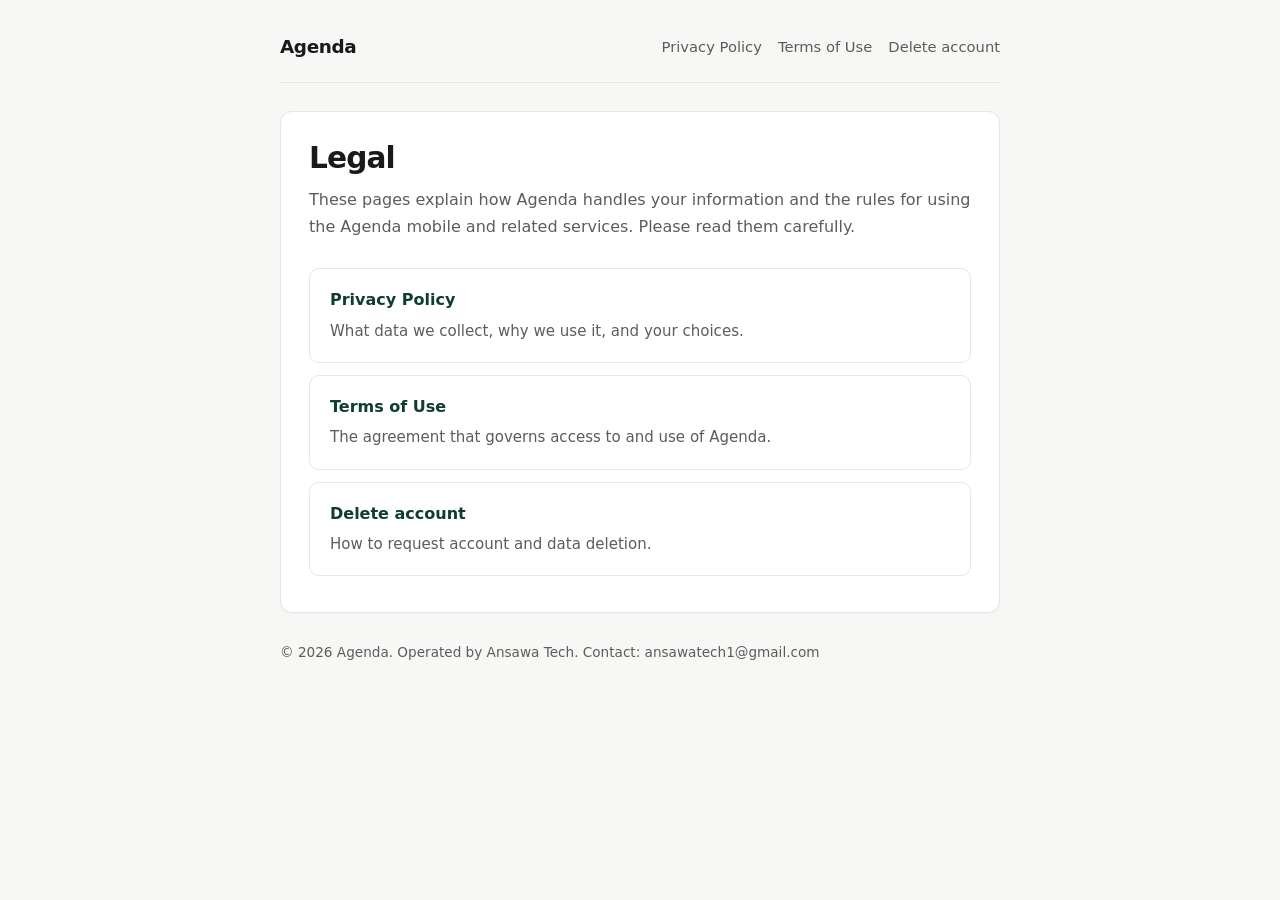
<file: index.html>
<!DOCTYPE html>
<html lang="en">
<head>
  <meta charset="utf-8" />
  <meta name="viewport" content="width=device-width, initial-scale=1" />
  <title>Agenda Legal</title>
  <meta name="description" content="Privacy Policy, Terms of Use, and account deletion for the Agenda business management app." />
  <link rel="stylesheet" href="styles.css" />
</head>
<body>
  <div class="wrap">
    <header class="site-header">
      <a class="brand" href="index.html">Agenda</a>
      <nav class="nav" aria-label="Legal">
        <a href="privacy.html">Privacy Policy</a>
        <a href="terms.html">Terms of Use</a>
        <a href="delete-account.html">Delete account</a>
      </nav>
    </header>

    <main class="card home-hero">
      <h1>Legal</h1>
      <p>
        These pages explain how Agenda handles your information and the rules for using
        the Agenda mobile and related services. Please read them carefully.
      </p>

      <div class="links">
        <a class="link-card" href="privacy.html">
          <strong>Privacy Policy</strong>
          <span>What data we collect, why we use it, and your choices.</span>
        </a>
        <a class="link-card" href="terms.html">
          <strong>Terms of Use</strong>
          <span>The agreement that governs access to and use of Agenda.</span>
        </a>
        <a class="link-card" href="delete-account.html">
          <strong>Delete account</strong>
          <span>How to request account and data deletion.</span>
        </a>
      </div>
    </main>

    <footer class="site-footer">
      <p>&copy; <span id="y"></span> Agenda. Operated by Ansawa Tech. Contact: ansawatech1@gmail.com</p>
    </footer>
  </div>
  <script>document.getElementById("y").textContent = new Date().getFullYear();</script>
</body>
</html>
</file>
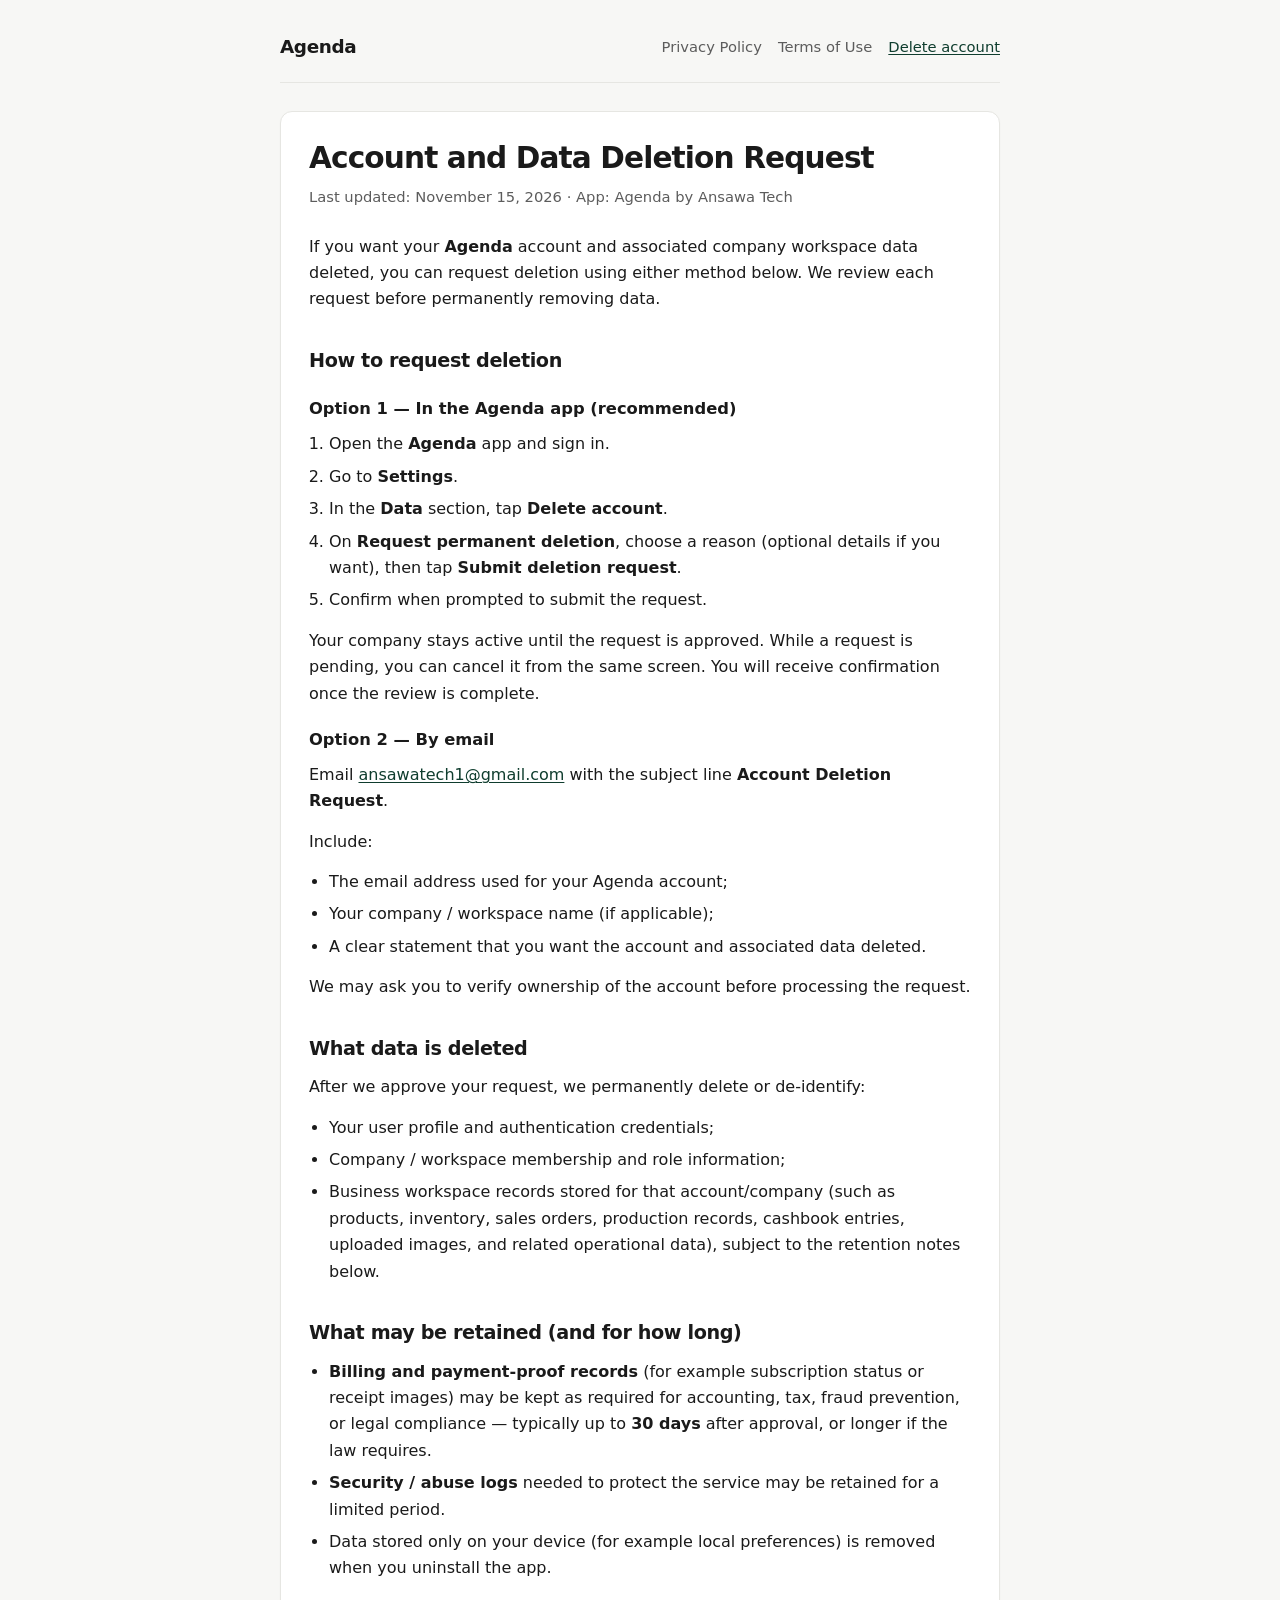
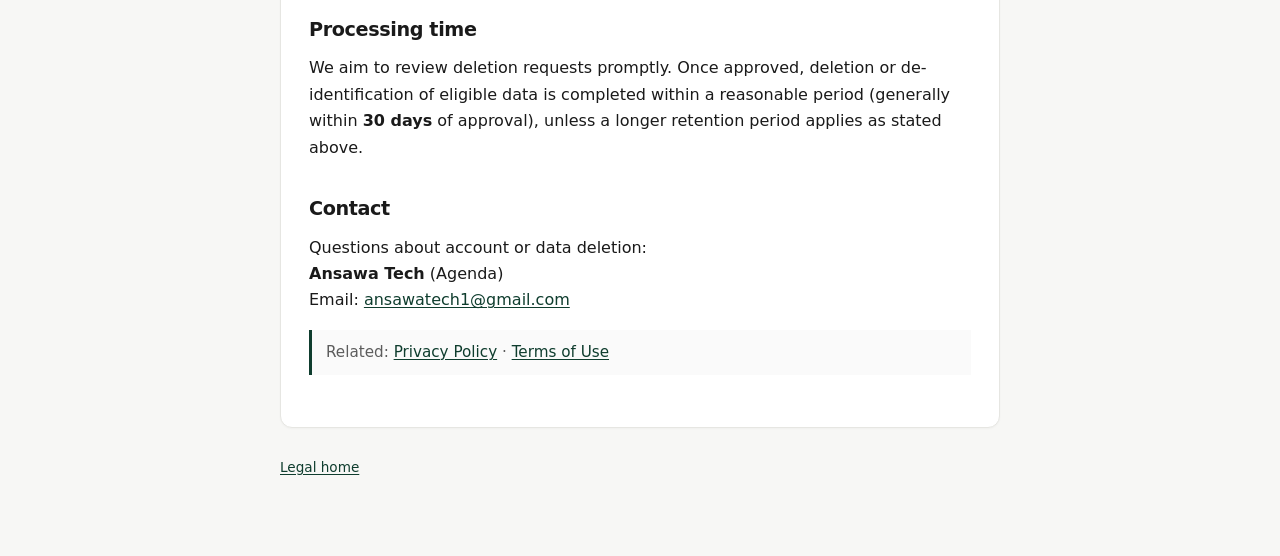
<file: delete-account.html>
<!DOCTYPE html>
<html lang="en">
<head>
  <meta charset="utf-8" />
  <meta name="viewport" content="width=device-width, initial-scale=1" />
  <title>Account and Data Deletion — Agenda</title>
  <meta name="description" content="How to request deletion of your Agenda account and associated data." />
  <link rel="stylesheet" href="styles.css" />
</head>
<body>
  <div class="wrap">
    <header class="site-header">
      <a class="brand" href="index.html">Agenda</a>
      <nav class="nav" aria-label="Legal">
        <a href="privacy.html">Privacy Policy</a>
        <a href="terms.html">Terms of Use</a>
        <a href="delete-account.html" aria-current="page">Delete account</a>
      </nav>
    </header>

    <article class="card">
      <h1 id="delete-account">Account and Data Deletion Request</h1>
      <p class="meta">Last updated: November 15, 2026 · App: Agenda by Ansawa Tech</p>

      <p>
        If you want your <strong>Agenda</strong> account and associated company workspace data
        deleted, you can request deletion using either method below. We review each request before
        permanently removing data.
      </p>

      <h2>How to request deletion</h2>

      <h3>Option 1 — In the Agenda app (recommended)</h3>
      <ol>
        <li>Open the <strong>Agenda</strong> app and sign in.</li>
        <li>Go to <strong>Settings</strong>.</li>
        <li>In the <strong>Data</strong> section, tap <strong>Delete account</strong>.</li>
        <li>
          On <strong>Request permanent deletion</strong>, choose a reason (optional details if you
          want), then tap <strong>Submit deletion request</strong>.
        </li>
        <li>Confirm when prompted to submit the request.</li>
      </ol>
      <p>
        Your company stays active until the request is approved. While a request is pending, you
        can cancel it from the same screen. You will receive confirmation once the review is
        complete.
      </p>

      <h3>Option 2 — By email</h3>
      <p>
        Email
        <a href="mailto:ansawatech1@gmail.com">ansawatech1@gmail.com</a>
        with the subject line <strong>Account Deletion Request</strong>.
      </p>
      <p>Include:</p>
      <ul>
        <li>The email address used for your Agenda account;</li>
        <li>Your company / workspace name (if applicable);</li>
        <li>A clear statement that you want the account and associated data deleted.</li>
      </ul>
      <p>
        We may ask you to verify ownership of the account before processing the request.
      </p>

      <h2>What data is deleted</h2>
      <p>After we approve your request, we permanently delete or de-identify:</p>
      <ul>
        <li>Your user profile and authentication credentials;</li>
        <li>Company / workspace membership and role information;</li>
        <li>
          Business workspace records stored for that account/company (such as products, inventory,
          sales orders, production records, cashbook entries, uploaded images, and related
          operational data), subject to the retention notes below.
        </li>
      </ul>

      <h2>What may be retained (and for how long)</h2>
      <ul>
        <li>
          <strong>Billing and payment-proof records</strong> (for example subscription status or
          receipt images) may be kept as required for accounting, tax, fraud prevention, or legal
          compliance — typically up to <strong>30 days</strong> after approval, or longer if the
          law requires.
        </li>
        <li>
          <strong>Security / abuse logs</strong> needed to protect the service may be retained for
          a limited period.
        </li>
        <li>
          Data stored only on your device (for example local preferences) is removed when you
          uninstall the app.
        </li>
      </ul>

      <h2>Processing time</h2>
      <p>
        We aim to review deletion requests promptly. Once approved, deletion or de-identification
        of eligible data is completed within a reasonable period (generally within
        <strong>30 days</strong> of approval), unless a longer retention period applies as stated
        above.
      </p>

      <h2>Contact</h2>
      <p>
        Questions about account or data deletion:<br />
        <strong>Ansawa Tech</strong> (Agenda)<br />
        Email: <a href="mailto:ansawatech1@gmail.com">ansawatech1@gmail.com</a>
      </p>

      <p class="note">
        Related: <a href="privacy.html">Privacy Policy</a> ·
        <a href="terms.html">Terms of Use</a>
      </p>
    </article>

    <footer class="site-footer">
      <p><a href="index.html">Legal home</a></p>
    </footer>
  </div>
</body>
</html>
</file>
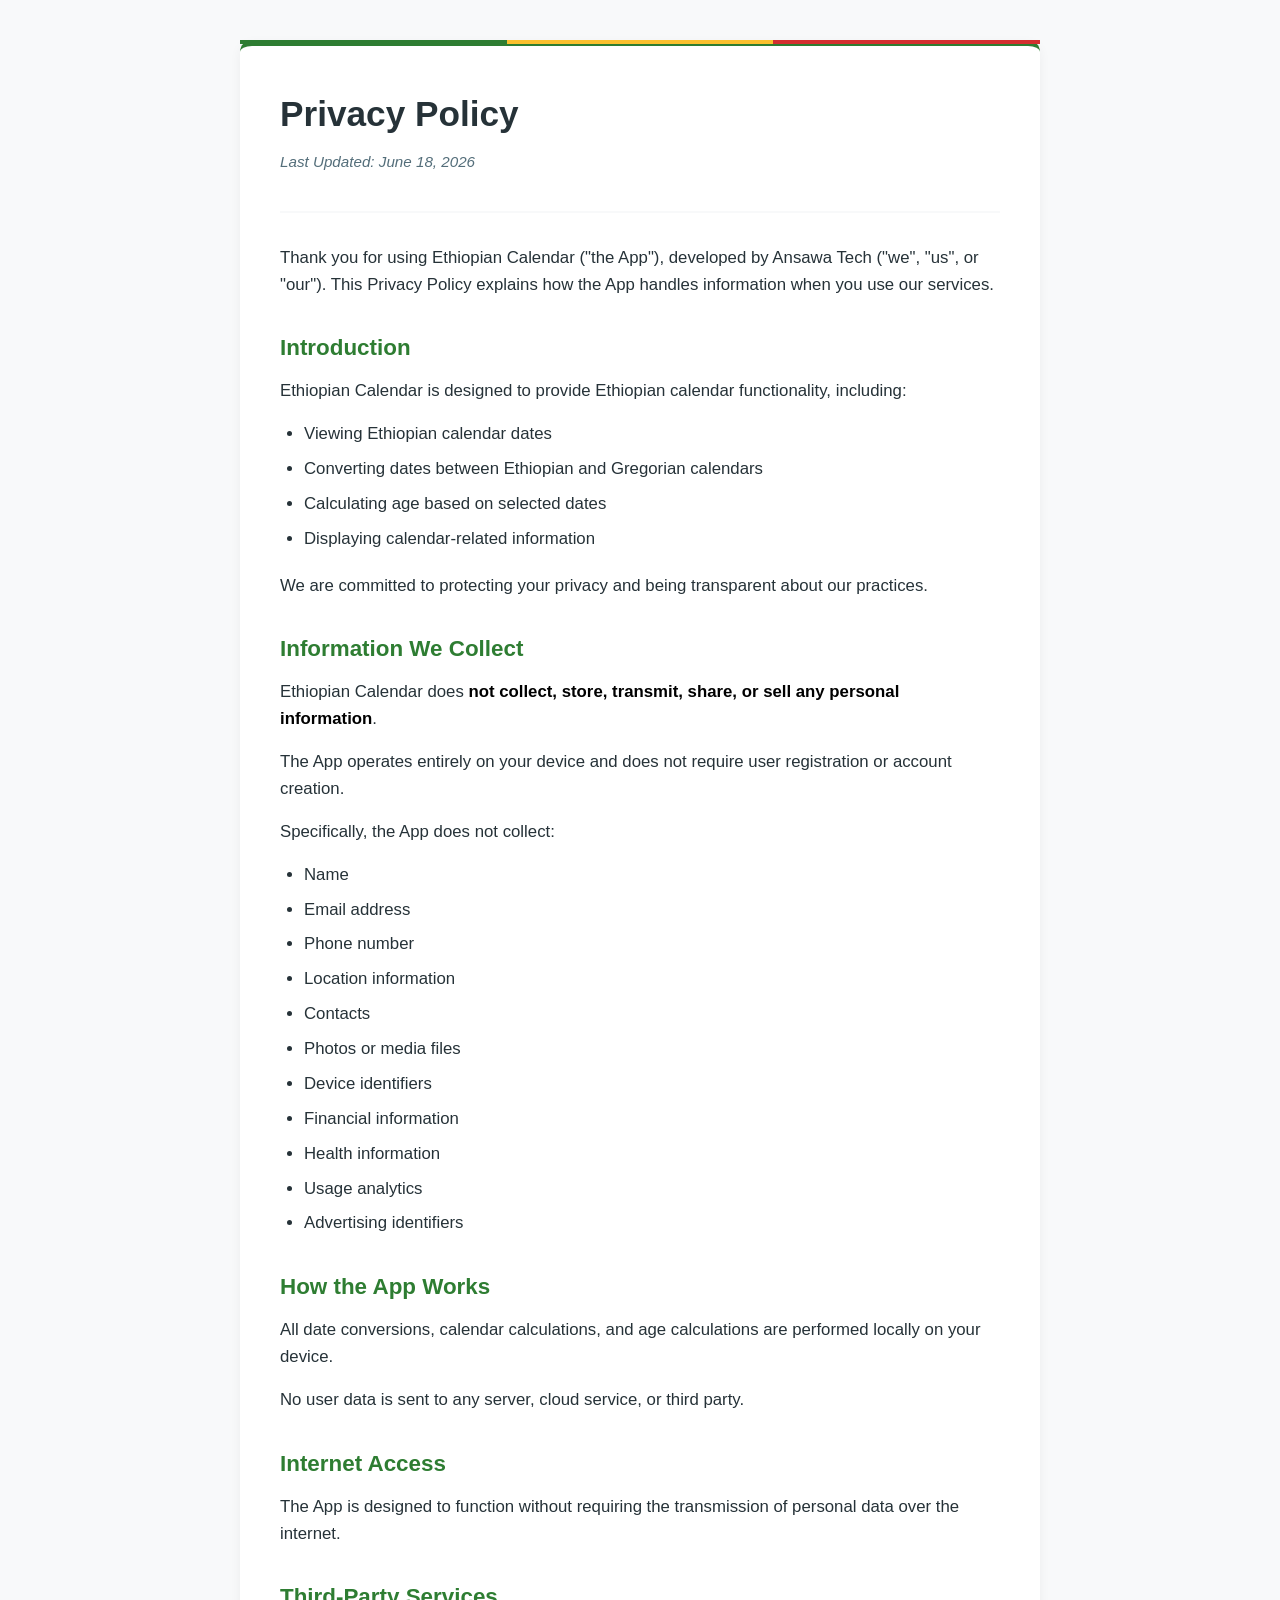
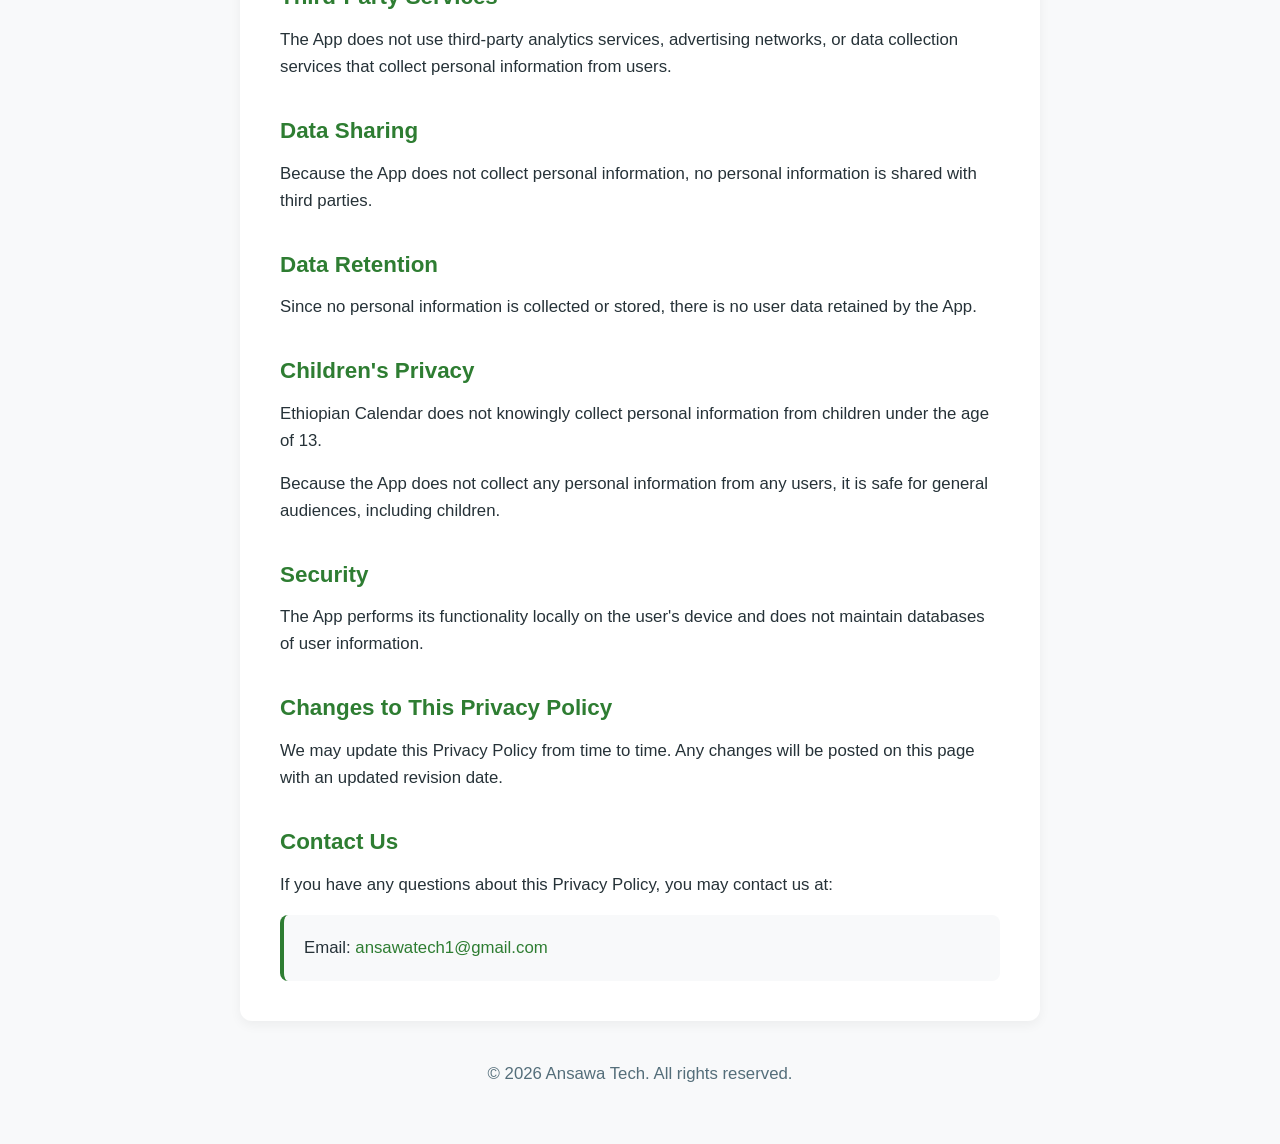
<file: ethiopian-calendar-policy.html>
<!DOCTYPE html>
<html lang="en">
<head>
    <meta charset="UTF-8">
    <meta name="viewport" content="width=device-width, initial-scale=1.0">
    <title>Privacy Policy - Ethiopian Calendar</title>
    <style>
        :root {
            --primary-color: #2e7d32; /* Rich Green */
            --accent-yellow: #fbc02d; /* Gold */
            --accent-red: #d32f2f; /* Red */
            --text-main: #263238;
            --text-muted: #546e7a;
            --bg-body: #f8f9fa;
            --bg-card: #ffffff;
            --border-color: #cfd8dc;
        }

        * {
            box-sizing: border-box;
            margin: 0;
            padding: 0;
        }

        body {
            font-family: -apple-system, BlinkMacSystemFont, "Segoe UI", Roboto, Helvetica, Arial, sans-serif;
            line-height: 1.6;
            color: var(--text-main);
            background-color: var(--bg-body);
            padding: 40px 20px;
        }

        .container {
            max-width: 800px;
            margin: 0 auto;
            background: var(--bg-card);
            padding: 40px;
            border-radius: 12px;
            box-shadow: 0 4px 12px rgba(0, 0, 0, 0.05);
            border-top: 6px solid var(--primary-color);
            position: relative;
        }

        /* Subtle flag accent line at the very top header area */
        .flag-accent {
            height: 4px;
            width: 100%;
            position: absolute;
            top: -6px;
            left: 0;
            border-top-left-radius: 12px;
            border-top-right-radius: 12px;
            display: flex;
        }
        .flag-green { flex: 1; background-color: var(--primary-color); }
        .flag-yellow { flex: 1; background-color: var(--accent-yellow); }
        .flag-red { flex: 1; background-color: var(--accent-red); }

        header {
            margin-bottom: 32px;
            border-bottom: 2px solid var(--bg-body);
            padding-bottom: 20px;
        }

        h1 {
            font-size: 2.2rem;
            color: var(--text-main);
            margin-bottom: 8px;
            font-weight: 700;
        }

        .last-updated {
            font-size: 0.95rem;
            color: var(--text-muted);
            font-style: italic;
        }

        h2 {
            font-size: 1.4rem;
            color: var(--primary-color);
            margin-top: 32px;
            margin-bottom: 12px;
            font-weight: 600;
        }

        p {
            margin-bottom: 16px;
            font-size: 1.05rem;
        }

        ul {
            margin-bottom: 20px;
            padding-left: 24px;
        }

        li {
            margin-bottom: 8px;
            font-size: 1.05rem;
        }

        strong {
            color: #000;
            font-weight: 600;
        }

        .contact-box {
            background-color: var(--bg-body);
            padding: 20px;
            border-radius: 8px;
            border-left: 4px solid var(--primary-color);
            margin-top: 16px;
        }

        .contact-box p {
            margin-bottom: 0;
        }

        a {
            color: var(--primary-color);
            text-decoration: none;
            font-weight: 500;
        }

        a:hover {
            text-decoration: underline;
        }

        footer {
            text-align: center;
            margin-top: 40px;
            font-size: 0.85rem;
            color: var(--text-muted);
        }

        @media (max-width: 600px) {
            body {
                padding: 16px 12px;
            }
            .container {
                padding: 24px 16px;
            }
            h1 {
                font-size: 1.75rem;
            }
            h2 {
                font-size: 1.25rem;
            }
        }
    </style>
</head>
<body>

    <div class="container">
        <div class="flag-accent">
            <div class="flag-green"></div>
            <div class="flag-yellow"></div>
            <div class="flag-red"></div>
        </div>

        <header>
            <h1>Privacy Policy</h1>
            <p class="last-updated">Last Updated: June 18, 2026</p>
        </header>

        <section>
            <p>Thank you for using Ethiopian Calendar ("the App"), developed by Ansawa Tech ("we", "us", or "our"). This Privacy Policy explains how the App handles information when you use our services.</p>
        </section>

        <section>
            <h2>Introduction</h2>
            <p>Ethiopian Calendar is designed to provide Ethiopian calendar functionality, including:</p>
            <ul>
                <li>Viewing Ethiopian calendar dates</li>
                <li>Converting dates between Ethiopian and Gregorian calendars</li>
                <li>Calculating age based on selected dates</li>
                <li>Displaying calendar-related information</li>
            </ul>
            <p>We are committed to protecting your privacy and being transparent about our practices.</p>
        </section>

        <section>
            <h2>Information We Collect</h2>
            <p>Ethiopian Calendar does <strong>not collect, store, transmit, share, or sell any personal information</strong>.</p>
            <p>The App operates entirely on your device and does not require user registration or account creation.</p>
            <p>Specifically, the App does not collect:</p>
            <ul>
                <li>Name</li>
                <li>Email address</li>
                <li>Phone number</li>
                <li>Location information</li>
                <li>Contacts</li>
                <li>Photos or media files</li>
                <li>Device identifiers</li>
                <li>Financial information</li>
                <li>Health information</li>
                <li>Usage analytics</li>
                <li>Advertising identifiers</li>
            </ul>
        </section>

        <section>
            <h2>How the App Works</h2>
            <p>All date conversions, calendar calculations, and age calculations are performed locally on your device.</p>
            <p>No user data is sent to any server, cloud service, or third party.</p>
        </section>

        <section>
            <h2>Internet Access</h2>
            <p>The App is designed to function without requiring the transmission of personal data over the internet.</p>
        </section>

        <section>
            <h2>Third-Party Services</h2>
            <p>The App does not use third-party analytics services, advertising networks, or data collection services that collect personal information from users.</p>
        </section>

        <section>
            <h2>Data Sharing</h2>
            <p>Because the App does not collect personal information, no personal information is shared with third parties.</p>
        </section>

        <section>
            <h2>Data Retention</h2>
            <p>Since no personal information is collected or stored, there is no user data retained by the App.</p>
        </section>

        <section>
            <h2>Children's Privacy</h2>
            <p>Ethiopian Calendar does not knowingly collect personal information from children under the age of 13.</p>
            <p>Because the App does not collect any personal information from any users, it is safe for general audiences, including children.</p>
        </section>

        <section>
            <h2>Security</h2>
            <p>The App performs its functionality locally on the user's device and does not maintain databases of user information.</p>
        </section>

        <section>
            <h2>Changes to This Privacy Policy</h2>
            <p>We may update this Privacy Policy from time to time. Any changes will be posted on this page with an updated revision date.</p>
        </section>

        <section>
            <h2>Contact Us</h2>
            <p>If you have any questions about this Privacy Policy, you may contact us at:</p>
            <div class="contact-box">
                <p>Email: <a href="mailto:ansawatech1@gmail.com">ansawatech1@gmail.com</a></p>
            </div>
        </section>

    </div>

    <footer>
        <p>&copy; 2026 Ansawa Tech. All rights reserved.</p>
    </footer>

</body>
</html>
</file>
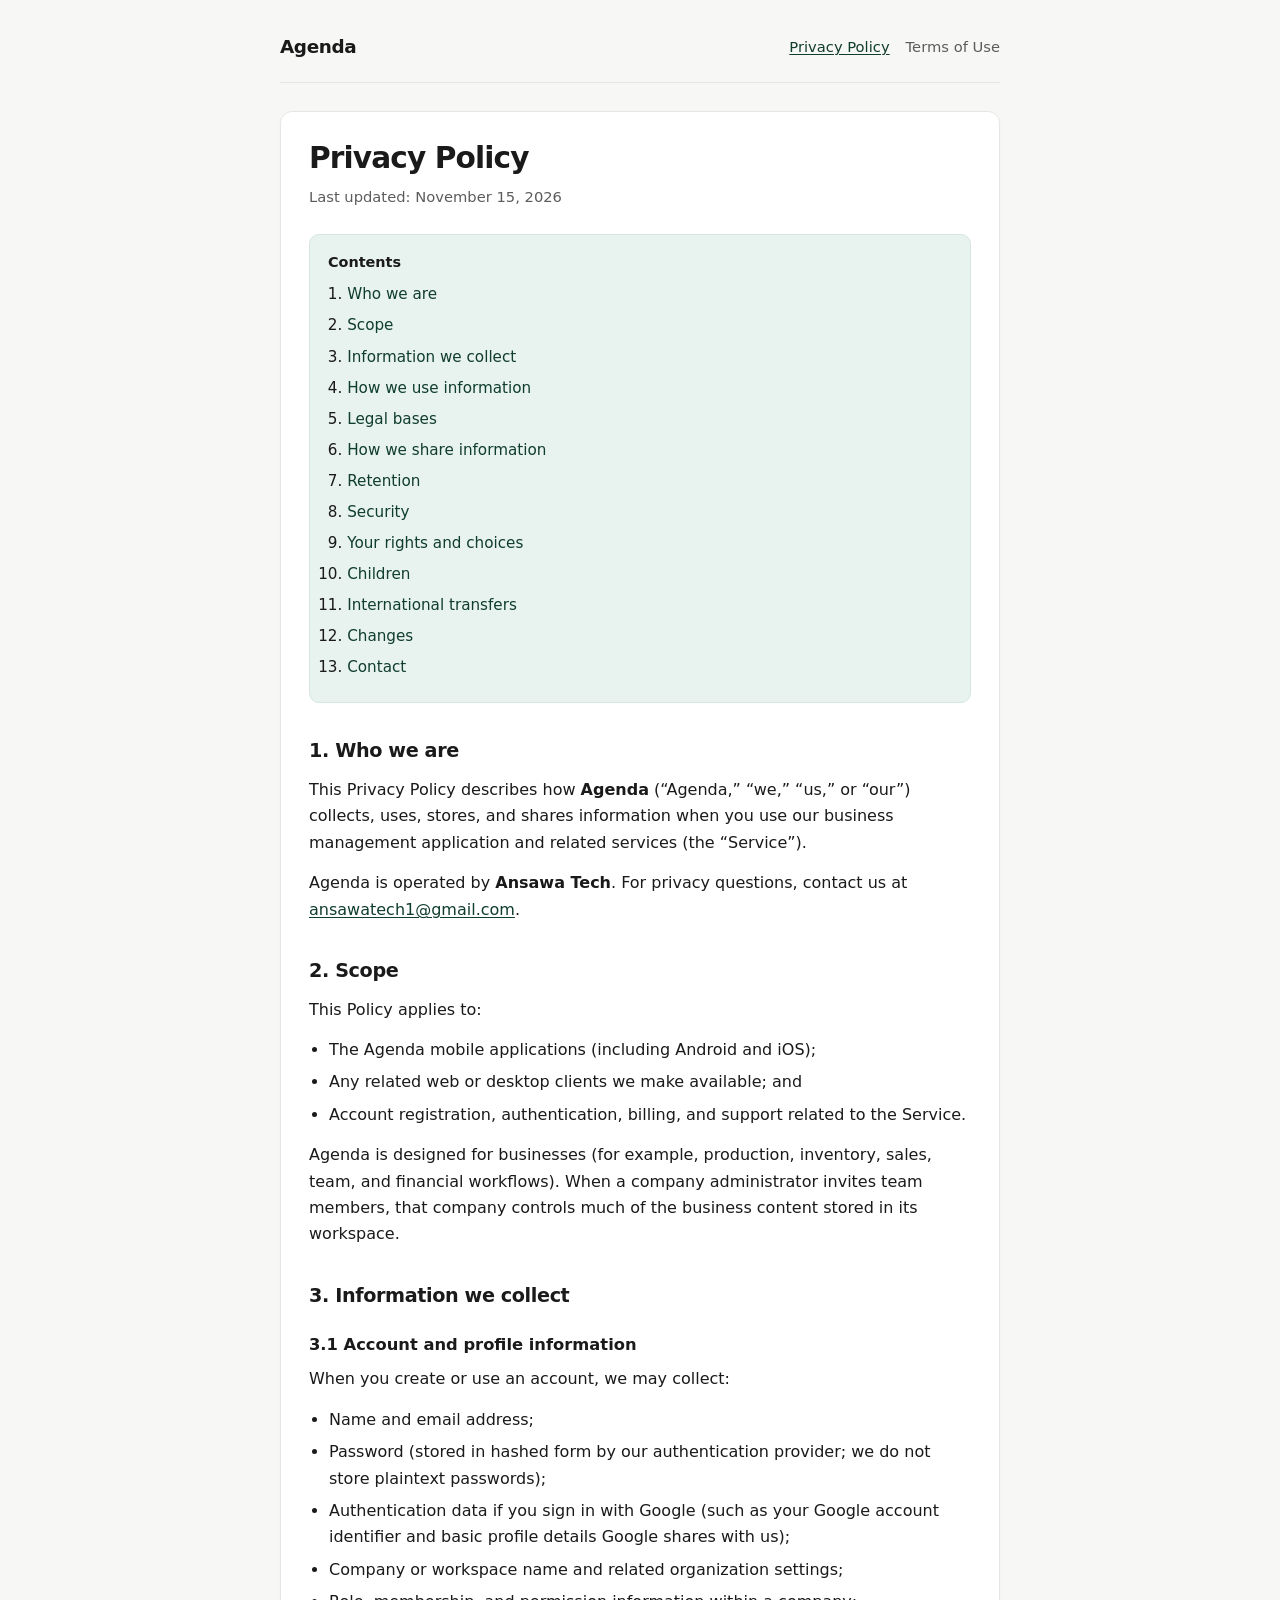
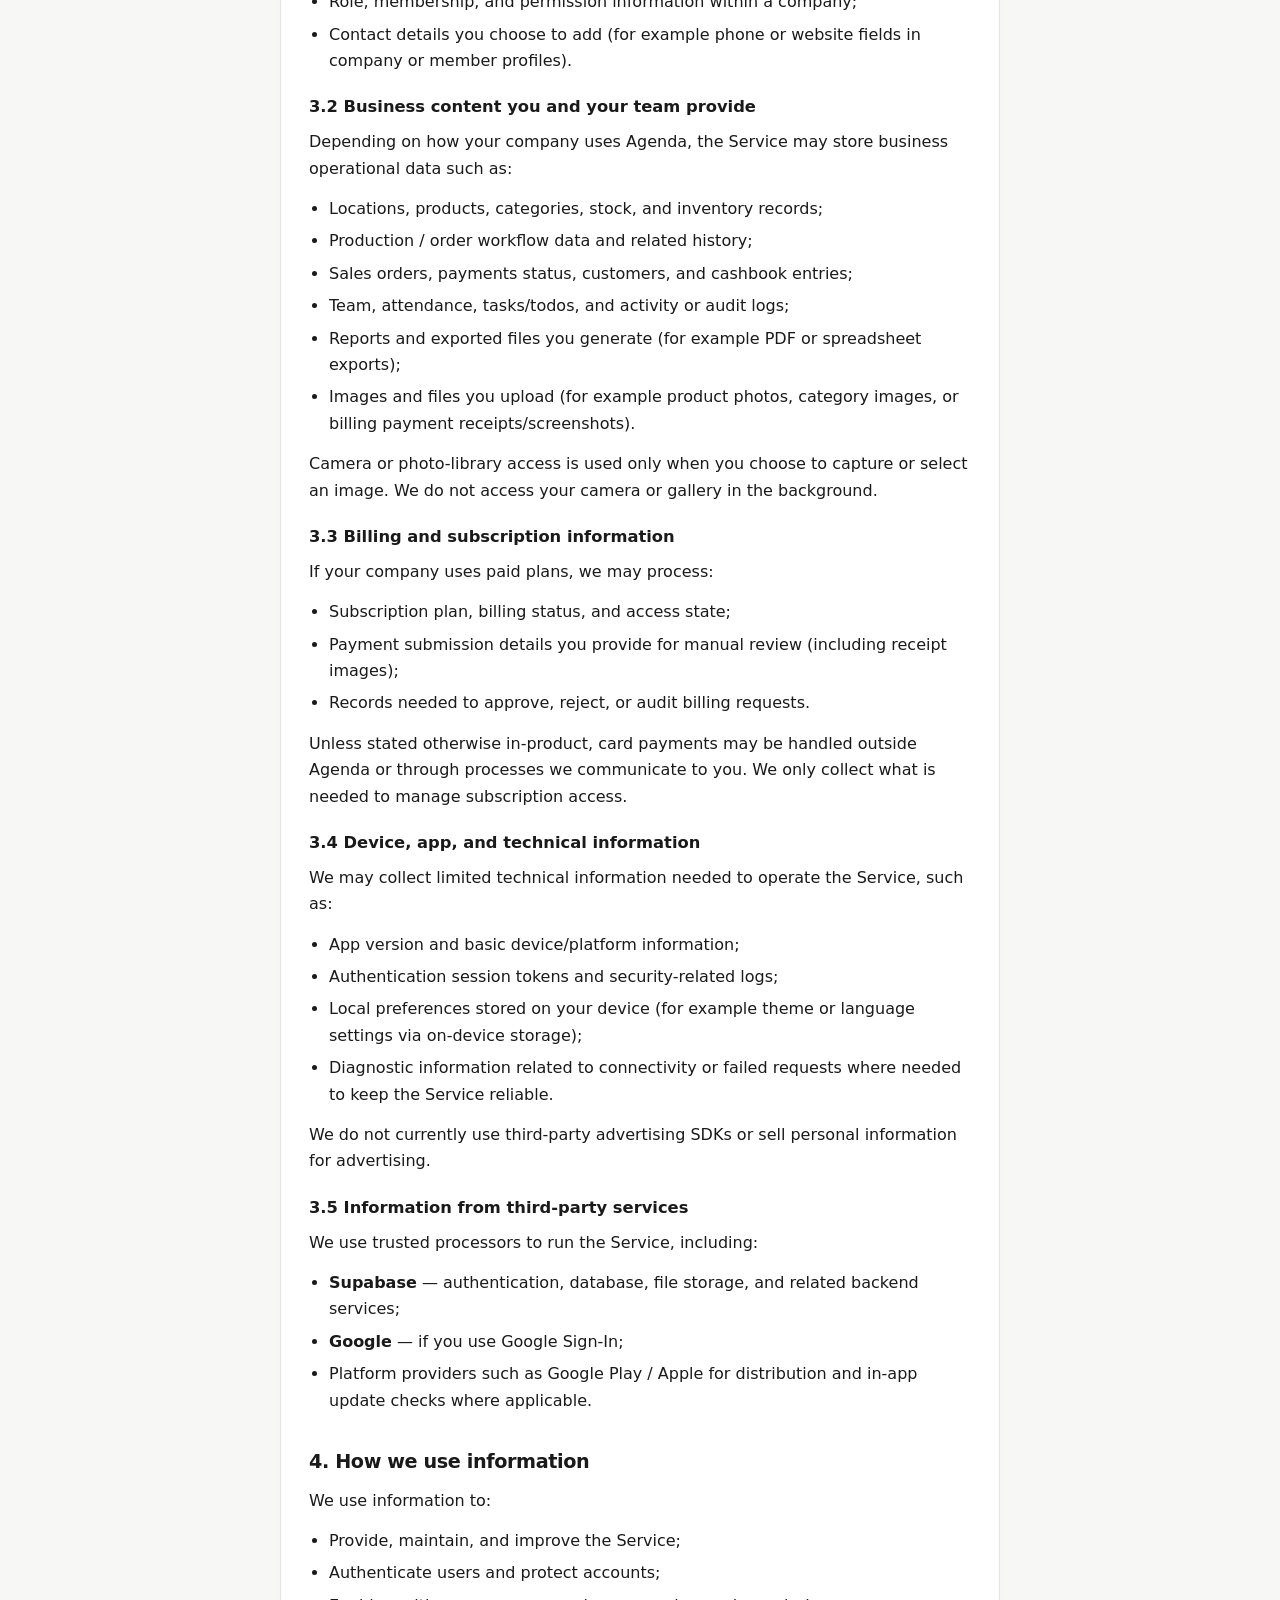
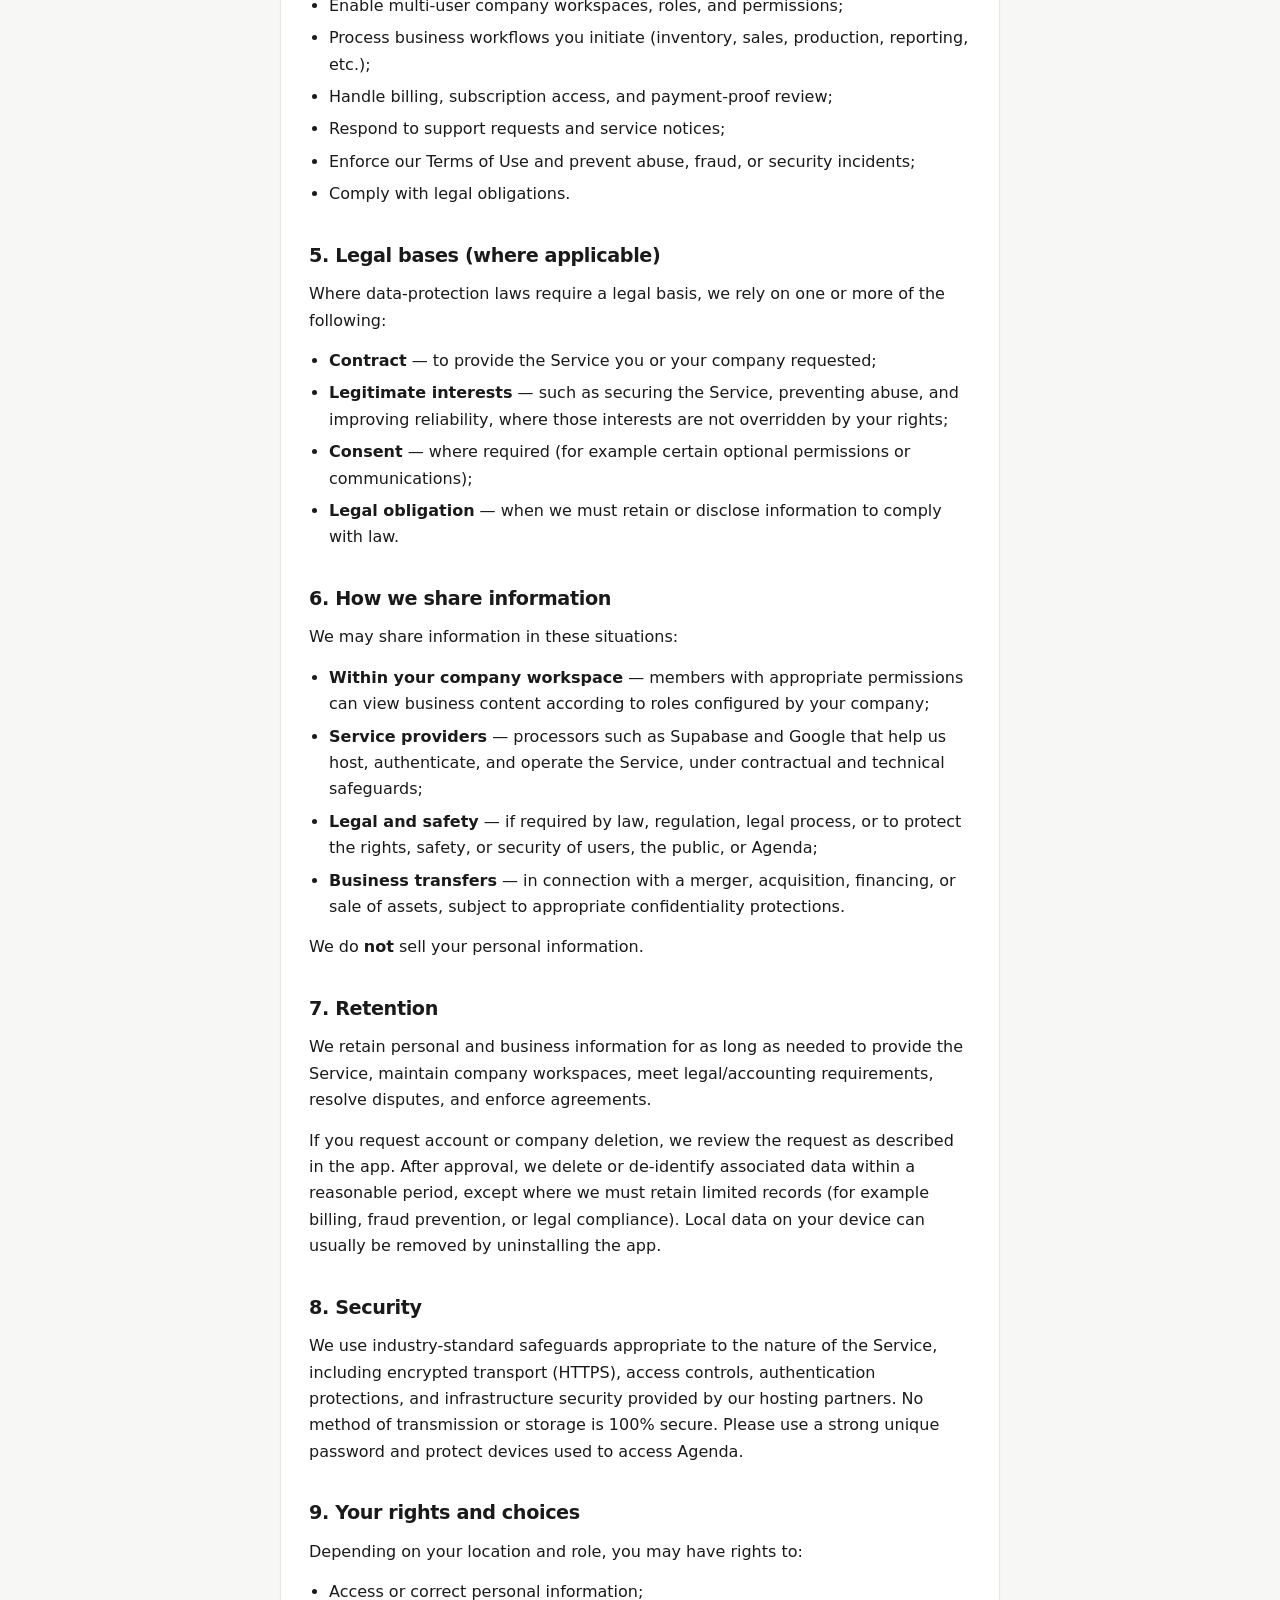
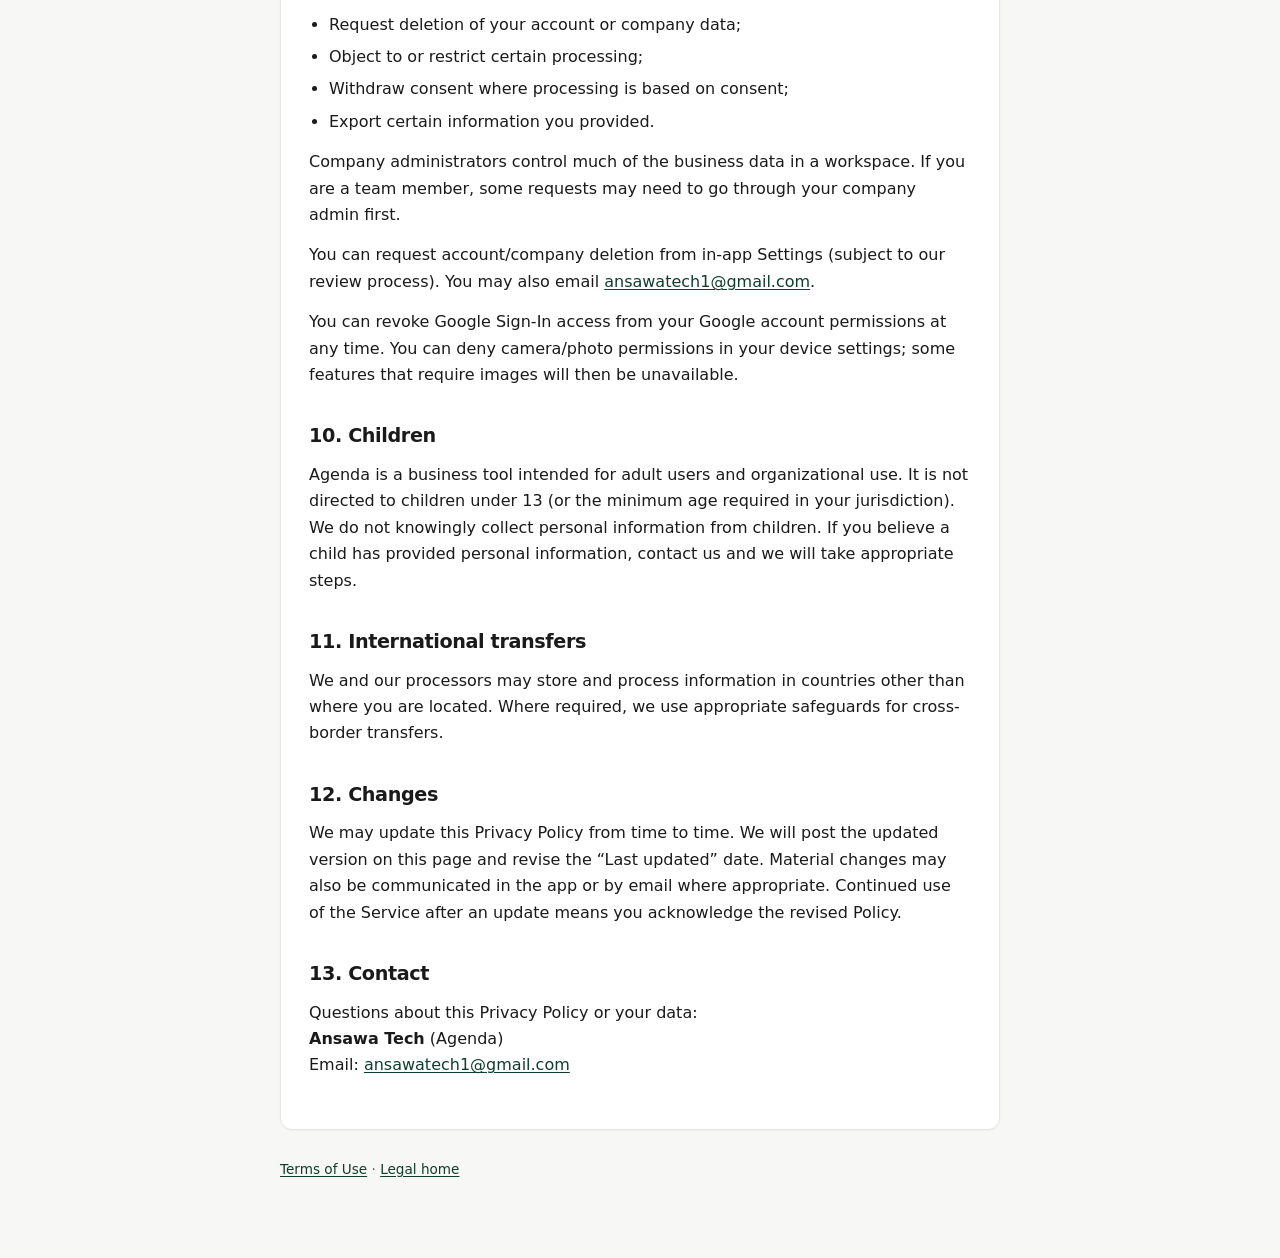
<file: privacy.html>
<!DOCTYPE html>
<html lang="en">
<head>
  <meta charset="utf-8" />
  <meta name="viewport" content="width=device-width, initial-scale=1" />
  <title>Privacy Policy — Agenda</title>
  <meta name="description" content="Privacy Policy for Agenda, a business management application." />
  <link rel="stylesheet" href="styles.css" />
</head>
<body>
  <div class="wrap">
    <header class="site-header">
      <a class="brand" href="index.html">Agenda</a>
      <nav class="nav" aria-label="Legal">
        <a href="privacy.html" aria-current="page">Privacy Policy</a>
        <a href="terms.html">Terms of Use</a>
      </nav>
    </header>

    <article class="card">
      <h1>Privacy Policy</h1>
      <p class="meta">Last updated: November 15, 2026</p>

      <nav class="toc" aria-label="Table of contents">
        <strong>Contents</strong>
        <ol>
          <li><a href="#who">Who we are</a></li>
          <li><a href="#scope">Scope</a></li>
          <li><a href="#collect">Information we collect</a></li>
          <li><a href="#use">How we use information</a></li>
          <li><a href="#legal-bases">Legal bases</a></li>
          <li><a href="#sharing">How we share information</a></li>
          <li><a href="#retention">Retention</a></li>
          <li><a href="#security">Security</a></li>
          <li><a href="#rights">Your rights and choices</a></li>
          <li><a href="#children">Children</a></li>
          <li><a href="#international">International transfers</a></li>
          <li><a href="#changes">Changes</a></li>
          <li><a href="#contact">Contact</a></li>
        </ol>
      </nav>

      <h2 id="who">1. Who we are</h2>
      <p>
        This Privacy Policy describes how <strong>Agenda</strong> (“Agenda,” “we,” “us,” or “our”)
        collects, uses, stores, and shares information when you use our business management
        application and related services (the “Service”).
      </p>
      <p>
        Agenda is operated by <strong>Ansawa Tech</strong>. For privacy questions, contact us at
        <a href="mailto:ansawatech1@gmail.com">ansawatech1@gmail.com</a>.
      </p>

      <h2 id="scope">2. Scope</h2>
      <p>This Policy applies to:</p>
      <ul>
        <li>The Agenda mobile applications (including Android and iOS);</li>
        <li>Any related web or desktop clients we make available; and</li>
        <li>Account registration, authentication, billing, and support related to the Service.</li>
      </ul>
      <p>
        Agenda is designed for businesses (for example, production, inventory, sales, team, and
        financial workflows). When a company administrator invites team members, that company
        controls much of the business content stored in its workspace.
      </p>

      <h2 id="collect">3. Information we collect</h2>

      <h3>3.1 Account and profile information</h3>
      <p>When you create or use an account, we may collect:</p>
      <ul>
        <li>Name and email address;</li>
        <li>Password (stored in hashed form by our authentication provider; we do not store plaintext passwords);</li>
        <li>Authentication data if you sign in with Google (such as your Google account identifier and basic profile details Google shares with us);</li>
        <li>Company or workspace name and related organization settings;</li>
        <li>Role, membership, and permission information within a company;</li>
        <li>Contact details you choose to add (for example phone or website fields in company or member profiles).</li>
      </ul>

      <h3>3.2 Business content you and your team provide</h3>
      <p>
        Depending on how your company uses Agenda, the Service may store business operational data
        such as:
      </p>
      <ul>
        <li>Locations, products, categories, stock, and inventory records;</li>
        <li>Production / order workflow data and related history;</li>
        <li>Sales orders, payments status, customers, and cashbook entries;</li>
        <li>Team, attendance, tasks/todos, and activity or audit logs;</li>
        <li>Reports and exported files you generate (for example PDF or spreadsheet exports);</li>
        <li>Images and files you upload (for example product photos, category images, or billing payment receipts/screenshots).</li>
      </ul>
      <p>
        Camera or photo-library access is used only when you choose to capture or select an image.
        We do not access your camera or gallery in the background.
      </p>

      <h3>3.3 Billing and subscription information</h3>
      <p>If your company uses paid plans, we may process:</p>
      <ul>
        <li>Subscription plan, billing status, and access state;</li>
        <li>Payment submission details you provide for manual review (including receipt images);</li>
        <li>Records needed to approve, reject, or audit billing requests.</li>
      </ul>
      <p>
        Unless stated otherwise in-product, card payments may be handled outside Agenda or through
        processes we communicate to you. We only collect what is needed to manage subscription access.
      </p>

      <h3>3.4 Device, app, and technical information</h3>
      <p>We may collect limited technical information needed to operate the Service, such as:</p>
      <ul>
        <li>App version and basic device/platform information;</li>
        <li>Authentication session tokens and security-related logs;</li>
        <li>Local preferences stored on your device (for example theme or language settings via on-device storage);</li>
        <li>Diagnostic information related to connectivity or failed requests where needed to keep the Service reliable.</li>
      </ul>
      <p>
        We do not currently use third-party advertising SDKs or sell personal information for advertising.
      </p>

      <h3>3.5 Information from third-party services</h3>
      <p>We use trusted processors to run the Service, including:</p>
      <ul>
        <li><strong>Supabase</strong> — authentication, database, file storage, and related backend services;</li>
        <li><strong>Google</strong> — if you use Google Sign-In;</li>
        <li>Platform providers such as Google Play / Apple for distribution and in-app update checks where applicable.</li>
      </ul>

      <h2 id="use">4. How we use information</h2>
      <p>We use information to:</p>
      <ul>
        <li>Provide, maintain, and improve the Service;</li>
        <li>Authenticate users and protect accounts;</li>
        <li>Enable multi-user company workspaces, roles, and permissions;</li>
        <li>Process business workflows you initiate (inventory, sales, production, reporting, etc.);</li>
        <li>Handle billing, subscription access, and payment-proof review;</li>
        <li>Respond to support requests and service notices;</li>
        <li>Enforce our Terms of Use and prevent abuse, fraud, or security incidents;</li>
        <li>Comply with legal obligations.</li>
      </ul>

      <h2 id="legal-bases">5. Legal bases (where applicable)</h2>
      <p>Where data-protection laws require a legal basis, we rely on one or more of the following:</p>
      <ul>
        <li><strong>Contract</strong> — to provide the Service you or your company requested;</li>
        <li><strong>Legitimate interests</strong> — such as securing the Service, preventing abuse, and improving reliability, where those interests are not overridden by your rights;</li>
        <li><strong>Consent</strong> — where required (for example certain optional permissions or communications);</li>
        <li><strong>Legal obligation</strong> — when we must retain or disclose information to comply with law.</li>
      </ul>

      <h2 id="sharing">6. How we share information</h2>
      <p>We may share information in these situations:</p>
      <ul>
        <li><strong>Within your company workspace</strong> — members with appropriate permissions can view business content according to roles configured by your company;</li>
        <li><strong>Service providers</strong> — processors such as Supabase and Google that help us host, authenticate, and operate the Service, under contractual and technical safeguards;</li>
        <li><strong>Legal and safety</strong> — if required by law, regulation, legal process, or to protect the rights, safety, or security of users, the public, or Agenda;</li>
        <li><strong>Business transfers</strong> — in connection with a merger, acquisition, financing, or sale of assets, subject to appropriate confidentiality protections.</li>
      </ul>
      <p>We do <strong>not</strong> sell your personal information.</p>

      <h2 id="retention">7. Retention</h2>
      <p>
        We retain personal and business information for as long as needed to provide the Service,
        maintain company workspaces, meet legal/accounting requirements, resolve disputes, and
        enforce agreements.
      </p>
      <p>
        If you request account or company deletion, we review the request as described in the app.
        After approval, we delete or de-identify associated data within a reasonable period, except
        where we must retain limited records (for example billing, fraud prevention, or legal
        compliance). Local data on your device can usually be removed by uninstalling the app.
      </p>

      <h2 id="security">8. Security</h2>
      <p>
        We use industry-standard safeguards appropriate to the nature of the Service, including
        encrypted transport (HTTPS), access controls, authentication protections, and infrastructure
        security provided by our hosting partners. No method of transmission or storage is 100%
        secure. Please use a strong unique password and protect devices used to access Agenda.
      </p>

      <h2 id="rights">9. Your rights and choices</h2>
      <p>Depending on your location and role, you may have rights to:</p>
      <ul>
        <li>Access or correct personal information;</li>
        <li>Request deletion of your account or company data;</li>
        <li>Object to or restrict certain processing;</li>
        <li>Withdraw consent where processing is based on consent;</li>
        <li>Export certain information you provided.</li>
      </ul>
      <p>
        Company administrators control much of the business data in a workspace. If you are a team
        member, some requests may need to go through your company admin first.
      </p>
      <p>
        You can request account/company deletion from in-app Settings (subject to our review
        process). You may also email <a href="mailto:ansawatech1@gmail.com">ansawatech1@gmail.com</a>.
      </p>
      <p>
        You can revoke Google Sign-In access from your Google account permissions at any time.
        You can deny camera/photo permissions in your device settings; some features that require
        images will then be unavailable.
      </p>

      <h2 id="children">10. Children</h2>
      <p>
        Agenda is a business tool intended for adult users and organizational use. It is not
        directed to children under 13 (or the minimum age required in your jurisdiction). We do
        not knowingly collect personal information from children. If you believe a child has
        provided personal information, contact us and we will take appropriate steps.
      </p>

      <h2 id="international">11. International transfers</h2>
      <p>
        We and our processors may store and process information in countries other than where you
        are located. Where required, we use appropriate safeguards for cross-border transfers.
      </p>

      <h2 id="changes">12. Changes</h2>
      <p>
        We may update this Privacy Policy from time to time. We will post the updated version on
        this page and revise the “Last updated” date. Material changes may also be communicated
        in the app or by email where appropriate. Continued use of the Service after an update
        means you acknowledge the revised Policy.
      </p>

      <h2 id="contact">13. Contact</h2>
      <p>
        Questions about this Privacy Policy or your data:<br />
        <strong>Ansawa Tech</strong> (Agenda)<br />
        Email: <a href="mailto:ansawatech1@gmail.com">ansawatech1@gmail.com</a>
      </p>
    </article>

    <footer class="site-footer">
      <p><a href="terms.html">Terms of Use</a> · <a href="index.html">Legal home</a></p>
    </footer>
  </div>
</body>
</html>
</file>
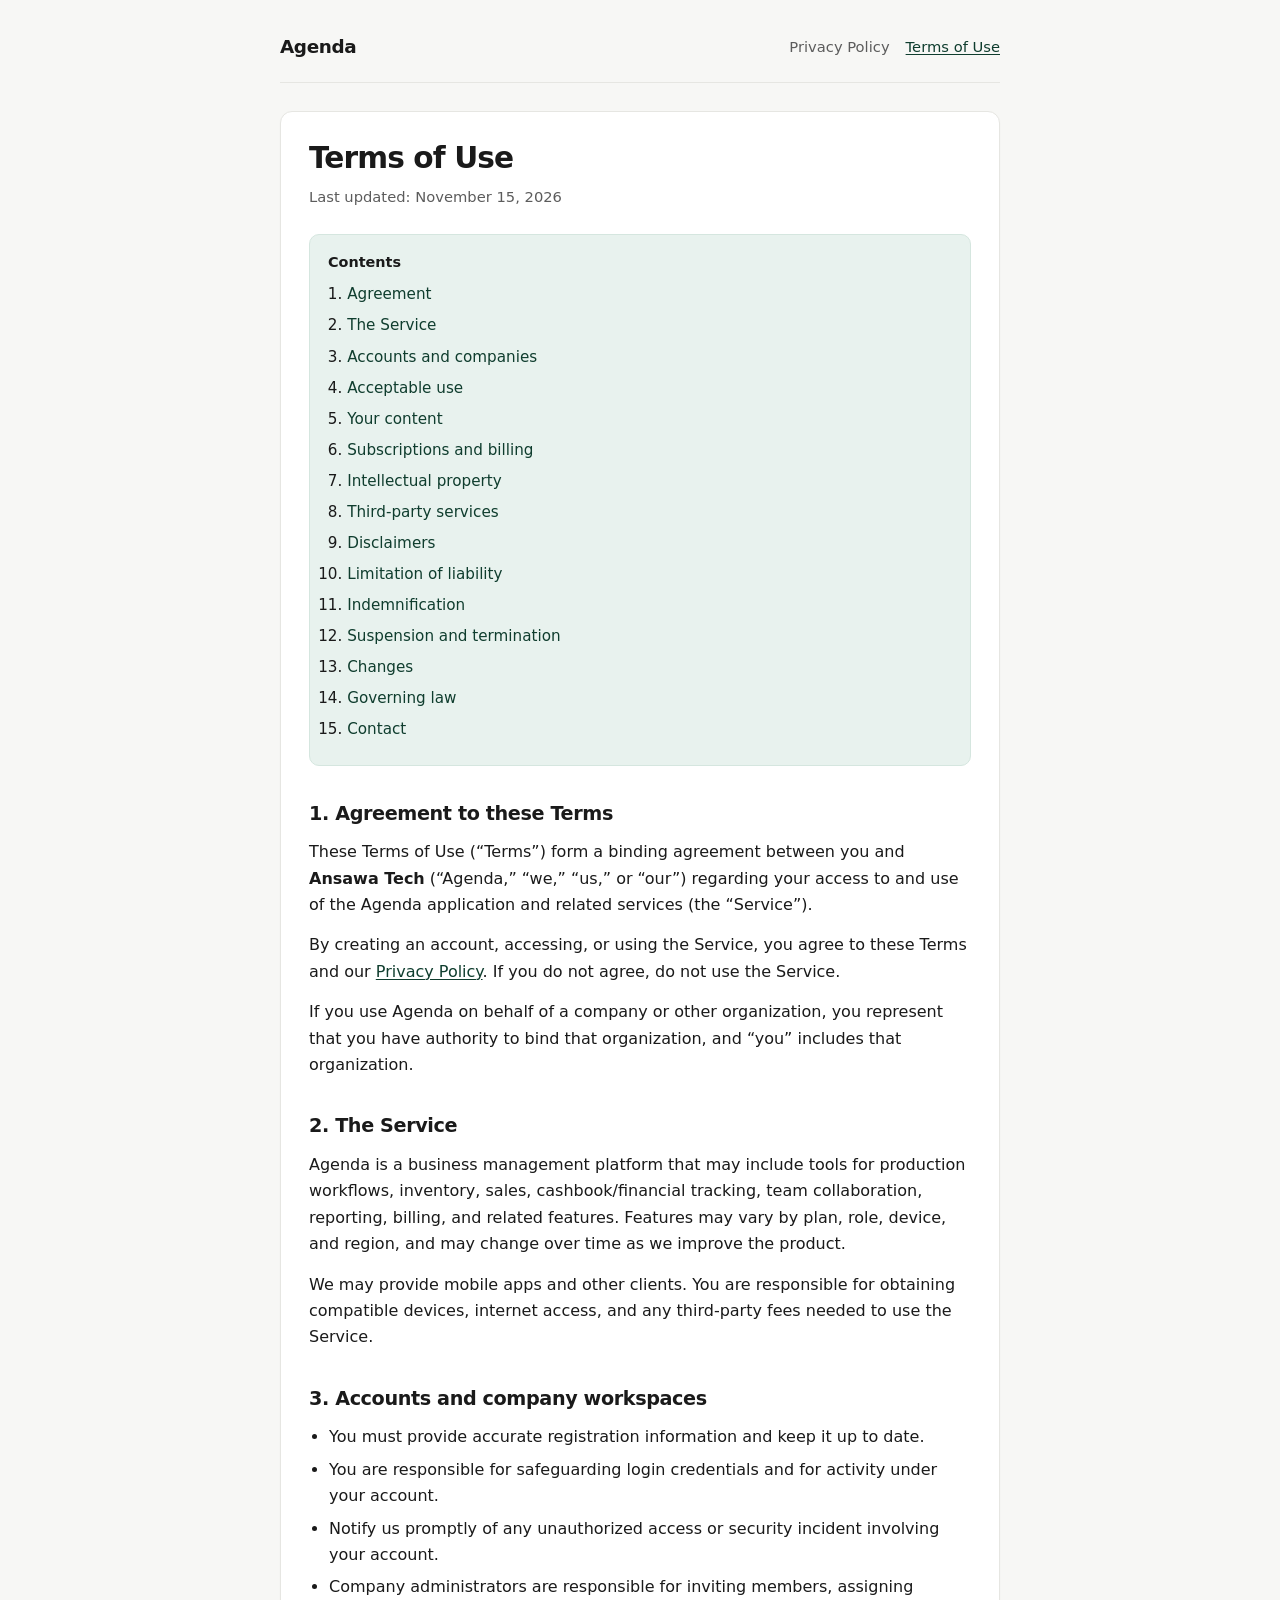
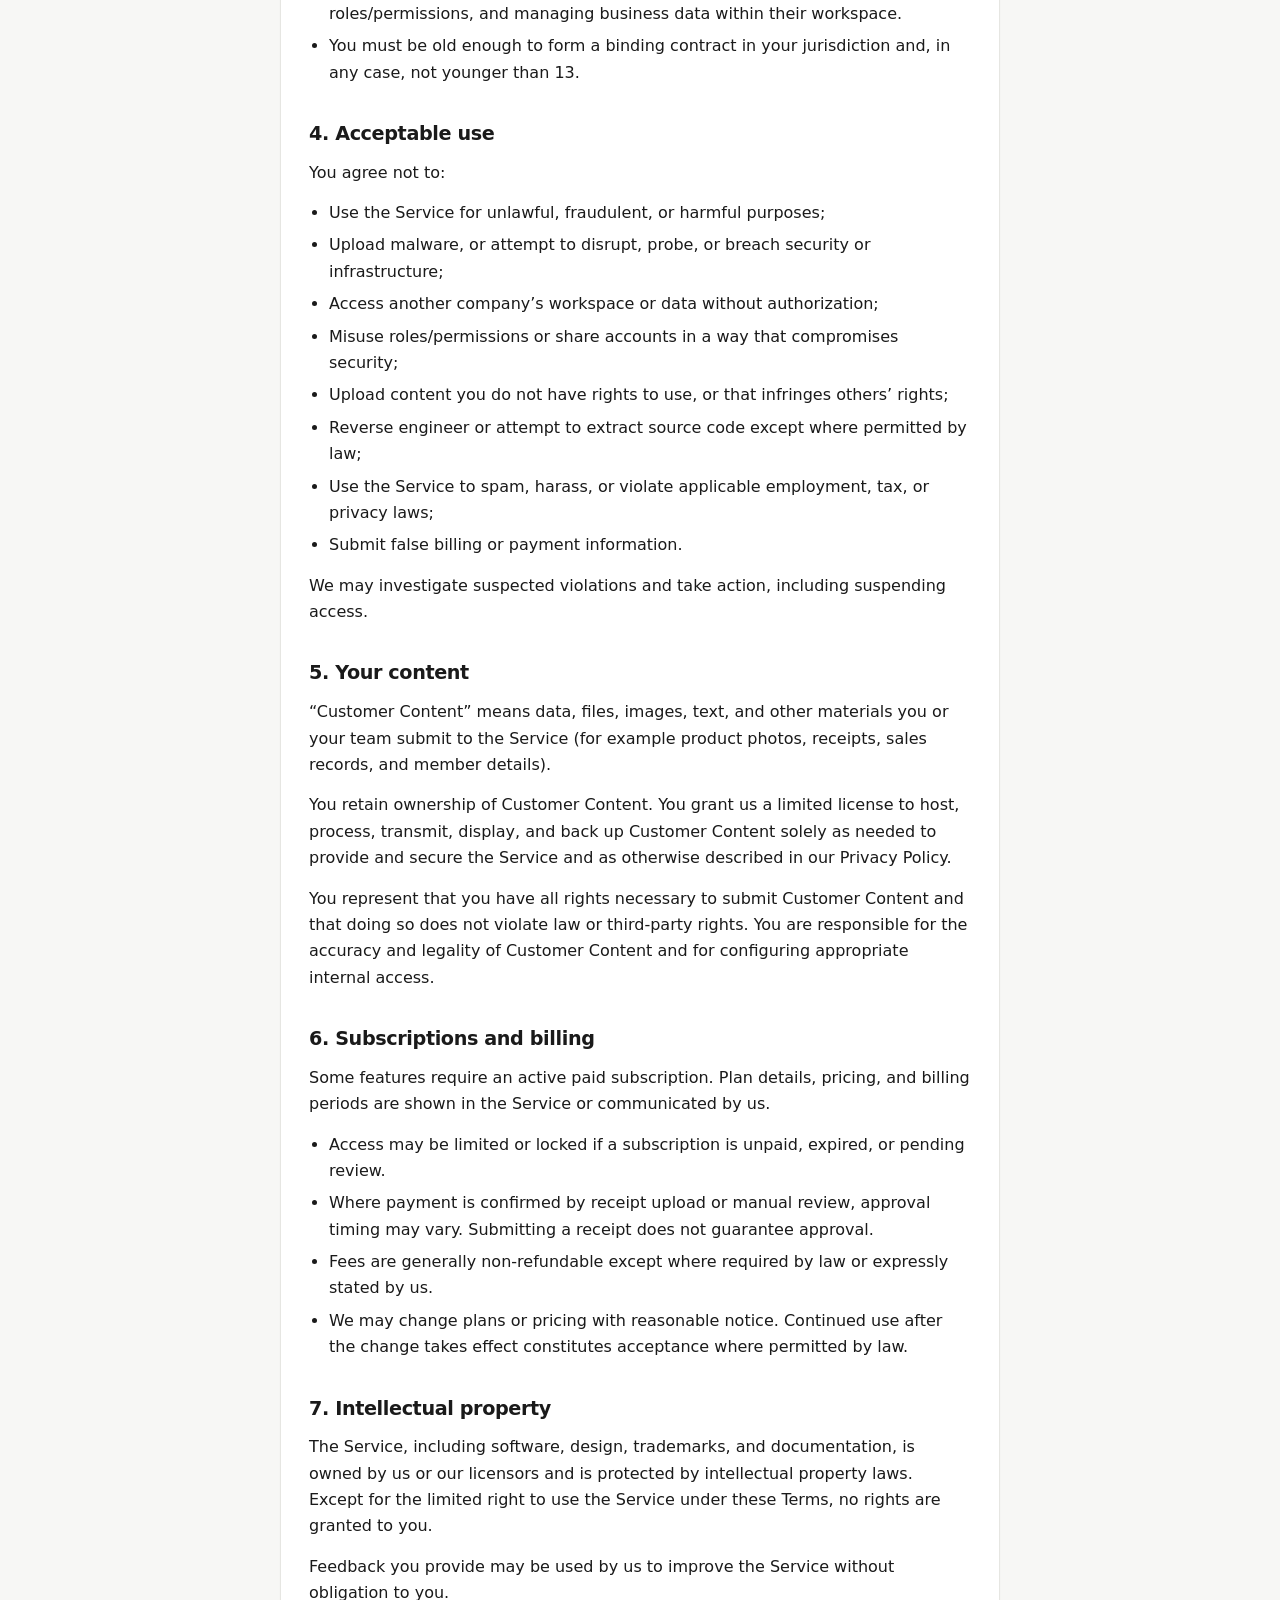
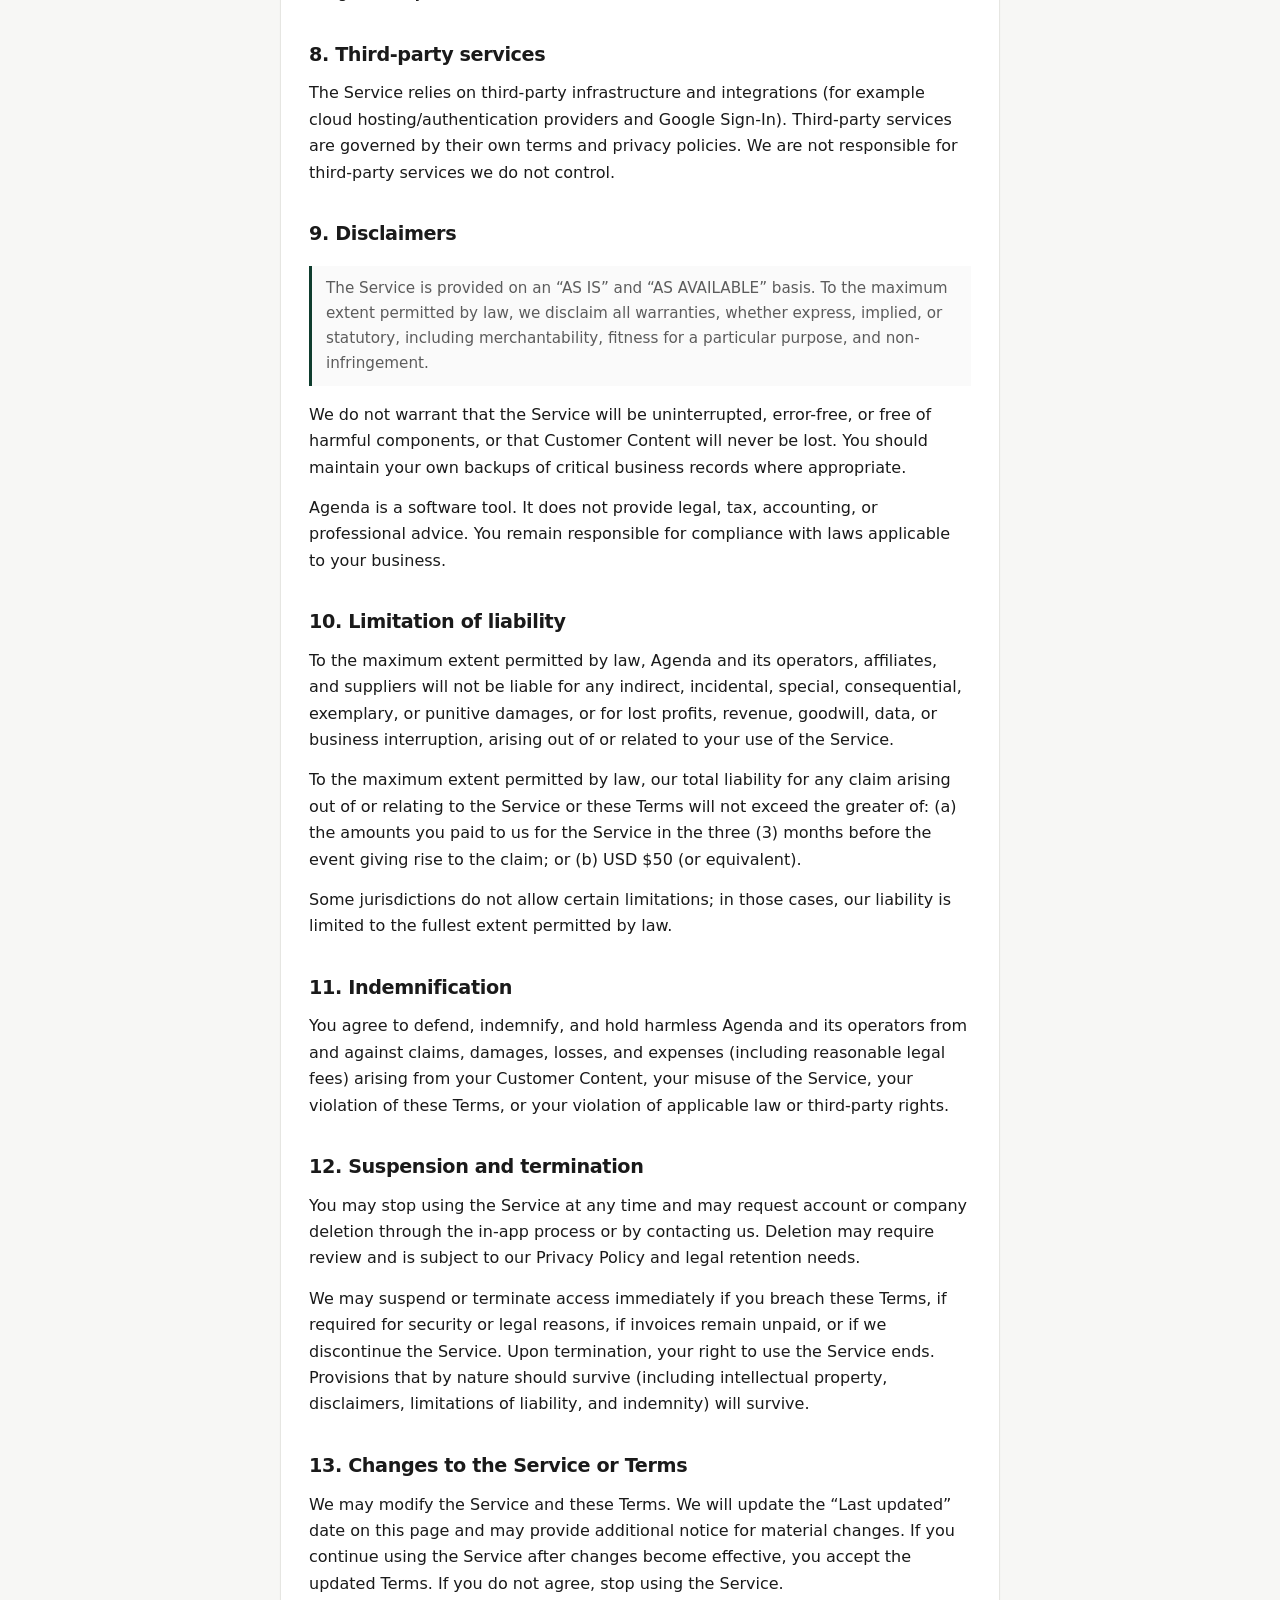
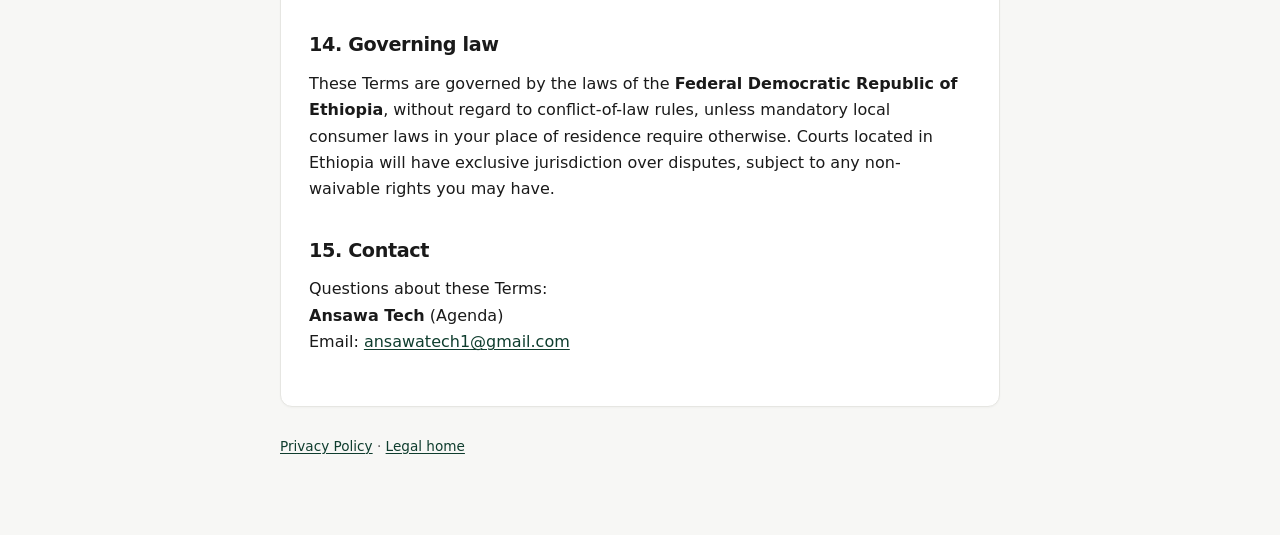
<file: terms.html>
<!DOCTYPE html>
<html lang="en">
<head>
  <meta charset="utf-8" />
  <meta name="viewport" content="width=device-width, initial-scale=1" />
  <title>Terms of Use — Agenda</title>
  <meta name="description" content="Terms of Use for Agenda, a business management application." />
  <link rel="stylesheet" href="styles.css" />
</head>
<body>
  <div class="wrap">
    <header class="site-header">
      <a class="brand" href="index.html">Agenda</a>
      <nav class="nav" aria-label="Legal">
        <a href="privacy.html">Privacy Policy</a>
        <a href="terms.html" aria-current="page">Terms of Use</a>
      </nav>
    </header>

    <article class="card">
      <h1>Terms of Use</h1>
      <p class="meta">Last updated: November 15, 2026</p>

      <nav class="toc" aria-label="Table of contents">
        <strong>Contents</strong>
        <ol>
          <li><a href="#agreement">Agreement</a></li>
          <li><a href="#service">The Service</a></li>
          <li><a href="#accounts">Accounts and companies</a></li>
          <li><a href="#acceptable">Acceptable use</a></li>
          <li><a href="#content">Your content</a></li>
          <li><a href="#billing">Subscriptions and billing</a></li>
          <li><a href="#ip">Intellectual property</a></li>
          <li><a href="#third-parties">Third-party services</a></li>
          <li><a href="#disclaimers">Disclaimers</a></li>
          <li><a href="#liability">Limitation of liability</a></li>
          <li><a href="#indemnity">Indemnification</a></li>
          <li><a href="#suspension">Suspension and termination</a></li>
          <li><a href="#changes">Changes</a></li>
          <li><a href="#law">Governing law</a></li>
          <li><a href="#contact">Contact</a></li>
        </ol>
      </nav>

      <h2 id="agreement">1. Agreement to these Terms</h2>
      <p>
        These Terms of Use (“Terms”) form a binding agreement between you and
        <strong>Ansawa Tech</strong> (“Agenda,” “we,” “us,” or “our”) regarding your access to
        and use of the Agenda application and related services (the “Service”).
      </p>
      <p>
        By creating an account, accessing, or using the Service, you agree to these Terms and our
        <a href="privacy.html">Privacy Policy</a>. If you do not agree, do not use the Service.
      </p>
      <p>
        If you use Agenda on behalf of a company or other organization, you represent that you have
        authority to bind that organization, and “you” includes that organization.
      </p>

      <h2 id="service">2. The Service</h2>
      <p>
        Agenda is a business management platform that may include tools for production workflows,
        inventory, sales, cashbook/financial tracking, team collaboration, reporting, billing, and
        related features. Features may vary by plan, role, device, and region, and may change over
        time as we improve the product.
      </p>
      <p>
        We may provide mobile apps and other clients. You are responsible for obtaining compatible
        devices, internet access, and any third-party fees needed to use the Service.
      </p>

      <h2 id="accounts">3. Accounts and company workspaces</h2>
      <ul>
        <li>You must provide accurate registration information and keep it up to date.</li>
        <li>You are responsible for safeguarding login credentials and for activity under your account.</li>
        <li>Notify us promptly of any unauthorized access or security incident involving your account.</li>
        <li>
          Company administrators are responsible for inviting members, assigning roles/permissions,
          and managing business data within their workspace.
        </li>
        <li>
          You must be old enough to form a binding contract in your jurisdiction and, in any case,
          not younger than 13.
        </li>
      </ul>

      <h2 id="acceptable">4. Acceptable use</h2>
      <p>You agree not to:</p>
      <ul>
        <li>Use the Service for unlawful, fraudulent, or harmful purposes;</li>
        <li>Upload malware, or attempt to disrupt, probe, or breach security or infrastructure;</li>
        <li>Access another company’s workspace or data without authorization;</li>
        <li>Misuse roles/permissions or share accounts in a way that compromises security;</li>
        <li>Upload content you do not have rights to use, or that infringes others’ rights;</li>
        <li>Reverse engineer or attempt to extract source code except where permitted by law;</li>
        <li>Use the Service to spam, harass, or violate applicable employment, tax, or privacy laws;</li>
        <li>Submit false billing or payment information.</li>
      </ul>
      <p>
        We may investigate suspected violations and take action, including suspending access.
      </p>

      <h2 id="content">5. Your content</h2>
      <p>
        “Customer Content” means data, files, images, text, and other materials you or your team
        submit to the Service (for example product photos, receipts, sales records, and member
        details).
      </p>
      <p>
        You retain ownership of Customer Content. You grant us a limited license to host, process,
        transmit, display, and back up Customer Content solely as needed to provide and secure the
        Service and as otherwise described in our Privacy Policy.
      </p>
      <p>
        You represent that you have all rights necessary to submit Customer Content and that doing
        so does not violate law or third-party rights. You are responsible for the accuracy and
        legality of Customer Content and for configuring appropriate internal access.
      </p>

      <h2 id="billing">6. Subscriptions and billing</h2>
      <p>
        Some features require an active paid subscription. Plan details, pricing, and billing
        periods are shown in the Service or communicated by us.
      </p>
      <ul>
        <li>
          Access may be limited or locked if a subscription is unpaid, expired, or pending review.
        </li>
        <li>
          Where payment is confirmed by receipt upload or manual review, approval timing may vary.
          Submitting a receipt does not guarantee approval.
        </li>
        <li>
          Fees are generally non-refundable except where required by law or expressly stated by us.
        </li>
        <li>
          We may change plans or pricing with reasonable notice. Continued use after the change
          takes effect constitutes acceptance where permitted by law.
        </li>
      </ul>

      <h2 id="ip">7. Intellectual property</h2>
      <p>
        The Service, including software, design, trademarks, and documentation, is owned by us or
        our licensors and is protected by intellectual property laws. Except for the limited right
        to use the Service under these Terms, no rights are granted to you.
      </p>
      <p>
        Feedback you provide may be used by us to improve the Service without obligation to you.
      </p>

      <h2 id="third-parties">8. Third-party services</h2>
      <p>
        The Service relies on third-party infrastructure and integrations (for example cloud
        hosting/authentication providers and Google Sign-In). Third-party services are governed by
        their own terms and privacy policies. We are not responsible for third-party services we do
        not control.
      </p>

      <h2 id="disclaimers">9. Disclaimers</h2>
      <p class="note">
        The Service is provided on an “AS IS” and “AS AVAILABLE” basis. To the maximum extent
        permitted by law, we disclaim all warranties, whether express, implied, or statutory,
        including merchantability, fitness for a particular purpose, and non-infringement.
      </p>
      <p>
        We do not warrant that the Service will be uninterrupted, error-free, or free of harmful
        components, or that Customer Content will never be lost. You should maintain your own
        backups of critical business records where appropriate.
      </p>
      <p>
        Agenda is a software tool. It does not provide legal, tax, accounting, or professional
        advice. You remain responsible for compliance with laws applicable to your business.
      </p>

      <h2 id="liability">10. Limitation of liability</h2>
      <p>
        To the maximum extent permitted by law, Agenda and its operators, affiliates, and suppliers
        will not be liable for any indirect, incidental, special, consequential, exemplary, or
        punitive damages, or for lost profits, revenue, goodwill, data, or business interruption,
        arising out of or related to your use of the Service.
      </p>
      <p>
        To the maximum extent permitted by law, our total liability for any claim arising out of or
        relating to the Service or these Terms will not exceed the greater of: (a) the amounts you
        paid to us for the Service in the three (3) months before the event giving rise to the
        claim; or (b) USD $50 (or equivalent).
      </p>
      <p>
        Some jurisdictions do not allow certain limitations; in those cases, our liability is
        limited to the fullest extent permitted by law.
      </p>

      <h2 id="indemnity">11. Indemnification</h2>
      <p>
        You agree to defend, indemnify, and hold harmless Agenda and its operators from and against
        claims, damages, losses, and expenses (including reasonable legal fees) arising from your
        Customer Content, your misuse of the Service, your violation of these Terms, or your
        violation of applicable law or third-party rights.
      </p>

      <h2 id="suspension">12. Suspension and termination</h2>
      <p>
        You may stop using the Service at any time and may request account or company deletion
        through the in-app process or by contacting us. Deletion may require review and is subject
        to our Privacy Policy and legal retention needs.
      </p>
      <p>
        We may suspend or terminate access immediately if you breach these Terms, if required for
        security or legal reasons, if invoices remain unpaid, or if we discontinue the Service.
        Upon termination, your right to use the Service ends. Provisions that by nature should
        survive (including intellectual property, disclaimers, limitations of liability, and
        indemnity) will survive.
      </p>

      <h2 id="changes">13. Changes to the Service or Terms</h2>
      <p>
        We may modify the Service and these Terms. We will update the “Last updated” date on this
        page and may provide additional notice for material changes. If you continue using the
        Service after changes become effective, you accept the updated Terms. If you do not agree,
        stop using the Service.
      </p>

      <h2 id="law">14. Governing law</h2>
      <p>
        These Terms are governed by the laws of the <strong>Federal Democratic Republic of
        Ethiopia</strong>, without regard to conflict-of-law rules, unless mandatory local consumer
        laws in your place of residence require otherwise. Courts located in Ethiopia will have
        exclusive jurisdiction over disputes, subject to any non-waivable rights you may have.
      </p>

      <h2 id="contact">15. Contact</h2>
      <p>
        Questions about these Terms:<br />
        <strong>Ansawa Tech</strong> (Agenda)<br />
        Email: <a href="mailto:ansawatech1@gmail.com">ansawatech1@gmail.com</a>
      </p>
    </article>

    <footer class="site-footer">
      <p><a href="privacy.html">Privacy Policy</a> · <a href="index.html">Legal home</a></p>
    </footer>
  </div>
</body>
</html>
</file>
<file: styles.css>
:root {
  --bg: #f7f7f5;
  --surface: #ffffff;
  --text: #1a1a1a;
  --muted: #5c5c5c;
  --border: #e6e6e2;
  --accent: #0f3d2e;
  --accent-soft: #e8f2ee;
  --max: 720px;
  --font: "Segoe UI", system-ui, -apple-system, sans-serif;
}

* {
  box-sizing: border-box;
}

html {
  scroll-behavior: smooth;
}

body {
  margin: 0;
  font-family: var(--font);
  color: var(--text);
  background: var(--bg);
  line-height: 1.65;
  font-size: 16px;
}

a {
  color: var(--accent);
  text-decoration-thickness: 1px;
  text-underline-offset: 2px;
}

a:hover {
  text-decoration: none;
}

.wrap {
  max-width: calc(var(--max) + 48px);
  margin: 0 auto;
  padding: 32px 24px 64px;
}

.site-header {
  display: flex;
  flex-wrap: wrap;
  align-items: center;
  justify-content: space-between;
  gap: 12px 24px;
  margin-bottom: 28px;
  padding-bottom: 20px;
  border-bottom: 1px solid var(--border);
}

.brand {
  font-weight: 700;
  font-size: 1.15rem;
  color: var(--text);
  text-decoration: none;
  letter-spacing: -0.02em;
}

.nav {
  display: flex;
  flex-wrap: wrap;
  gap: 8px 16px;
  font-size: 0.92rem;
}

.nav a {
  color: var(--muted);
  text-decoration: none;
}

.nav a:hover,
.nav a[aria-current="page"] {
  color: var(--accent);
  text-decoration: underline;
}

.card {
  background: var(--surface);
  border: 1px solid var(--border);
  border-radius: 12px;
  padding: 28px 28px 36px;
  box-shadow: 0 1px 2px rgba(0, 0, 0, 0.03);
}

h1 {
  margin: 0 0 8px;
  font-size: 1.85rem;
  letter-spacing: -0.03em;
  line-height: 1.25;
}

.meta {
  color: var(--muted);
  font-size: 0.92rem;
  margin: 0 0 24px;
}

h2 {
  margin: 32px 0 10px;
  font-size: 1.2rem;
  letter-spacing: -0.02em;
}

h3 {
  margin: 20px 0 8px;
  font-size: 1.02rem;
}

p,
ul,
ol {
  margin: 0 0 14px;
}

ul,
ol {
  padding-left: 1.25rem;
}

li {
  margin-bottom: 6px;
}

.toc {
  background: var(--accent-soft);
  border: 1px solid #d5e6df;
  border-radius: 10px;
  padding: 16px 18px;
  margin: 0 0 8px;
}

.toc strong {
  display: block;
  margin-bottom: 8px;
  font-size: 0.9rem;
}

.toc ol {
  margin: 0;
  padding-left: 1.2rem;
  font-size: 0.95rem;
}

.toc a {
  text-decoration: none;
}

.toc a:hover {
  text-decoration: underline;
}

.note {
  border-left: 3px solid var(--accent);
  padding: 10px 14px;
  background: #fafafa;
  margin: 16px 0;
  color: var(--muted);
  font-size: 0.95rem;
}

.home-hero h1 {
  margin-bottom: 10px;
}

.home-hero p {
  color: var(--muted);
  max-width: 42rem;
}

.links {
  display: grid;
  gap: 12px;
  margin-top: 28px;
}

.link-card {
  display: block;
  padding: 18px 20px;
  border: 1px solid var(--border);
  border-radius: 10px;
  text-decoration: none;
  color: inherit;
  background: var(--surface);
  transition: border-color 0.15s ease, box-shadow 0.15s ease;
}

.link-card:hover {
  border-color: #b9d0c6;
  box-shadow: 0 4px 14px rgba(15, 61, 46, 0.06);
}

.link-card strong {
  display: block;
  color: var(--accent);
  margin-bottom: 4px;
}

.link-card span {
  color: var(--muted);
  font-size: 0.94rem;
}

.site-footer {
  margin-top: 28px;
  color: var(--muted);
  font-size: 0.85rem;
}

@media (max-width: 560px) {
  .wrap {
    padding: 20px 16px 48px;
  }

  .card {
    padding: 22px 18px 28px;
  }

  h1 {
    font-size: 1.55rem;
  }
}
</file>
